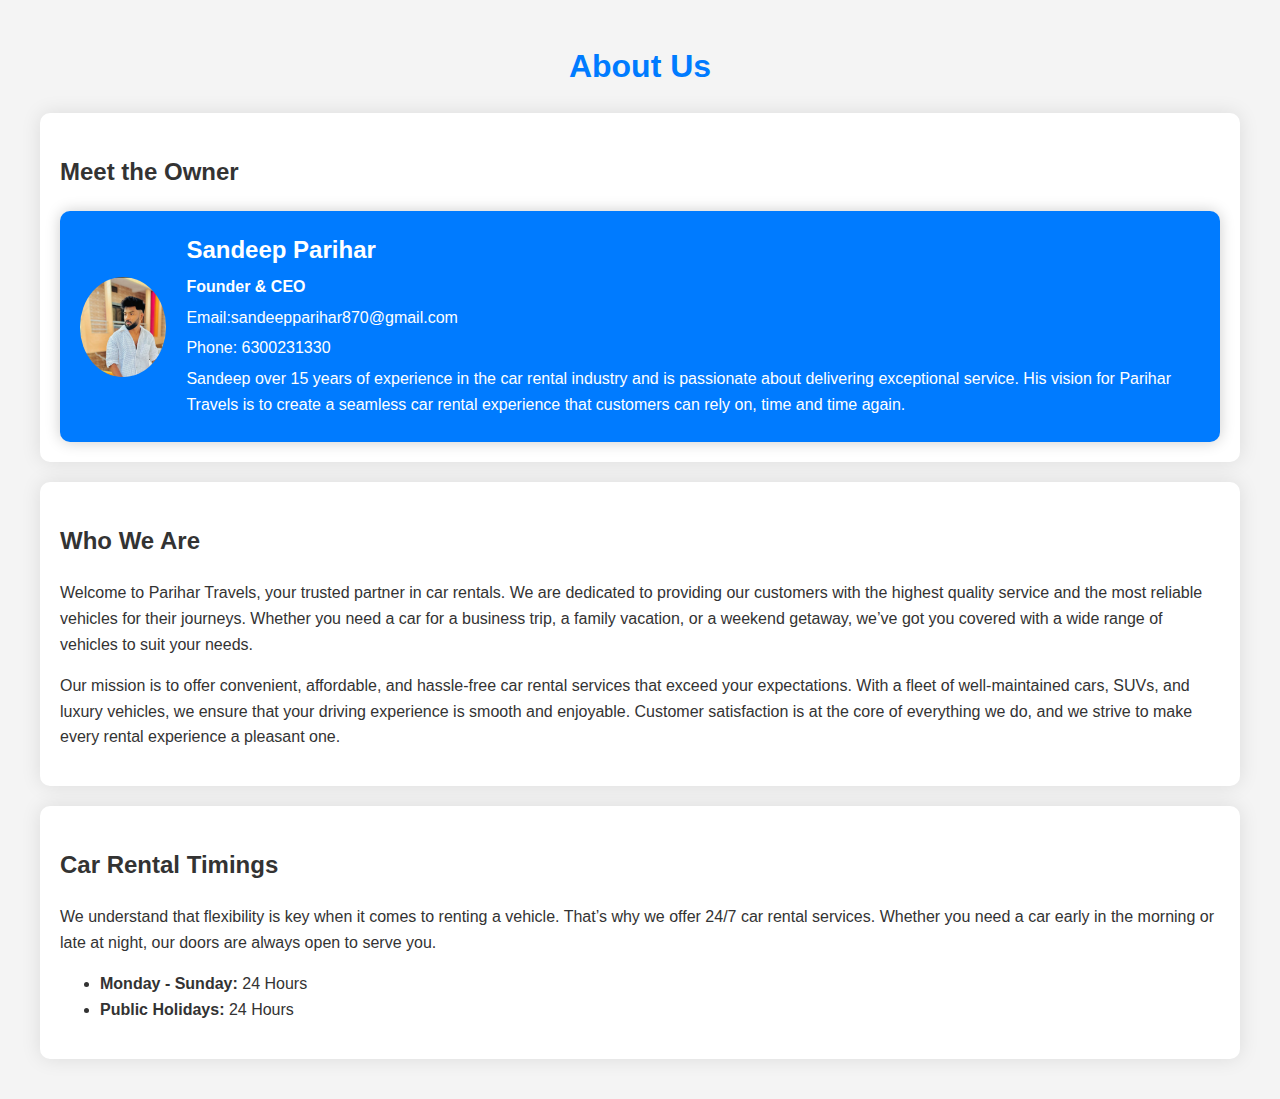
<file: About.html>
<!DOCTYPE html>
<html lang="en">
<head>
    <meta charset="UTF-8">
    <meta name="viewport" content="width=device-width, initial-scale=1.0">
    <title>About Us - Car Rental</title>
    <style>
      body {
    font-family: Arial, sans-serif;
    background-color: #f4f4f4;
    margin: 0;
    padding: 0;
    color: #333;
    line-height: 1.6;
}

.container {
    max-width: 1200px;
    margin: auto;
    padding: 20px;
}

h1 {
    text-align: center;
    color: #007BFF;
    margin-bottom: 20px;
}

.about-section, .timing-section, .owner-section {
    background-color: #fff;
    padding: 20px;
    border-radius: 10px;
    box-shadow: 0 0 20px rgba(0, 0, 0, 0.1);
    margin-bottom: 20px;
}

.owner-card {
    display: flex;
    align-items: center;
    padding: 20px;
    background-color: #007BFF;
    color: #fff;
    border-radius: 10px;
    box-shadow: 0 0 15px rgba(0, 0, 0, 0.2);
}

.owner-card img {
    border-radius: 50%;
    width: 100px;
    height: 100px;
    margin-right: 20px;
}

.owner-details h3 {
    margin: 0;
    font-size: 24px;
}

.owner-details p {
    margin: 5px 0;
}

/* Media Queries for Responsiveness */

/* For tablets and small desktops */
@media (max-width: 992px) {
    .container {
        padding: 15px;
    }

    .owner-card {
        flex-direction: column;
        align-items: flex-start;
    }

    .owner-card img {
        margin-right: 0;
        margin-bottom: 15px;
        width: 80px;
        height: 80px;
    }

    .owner-details h3 {
        font-size: 20px;
    }
}

/* For smartphones */
@media (max-width: 768px) {
    .container {
        padding: 10px;
    }

    h1 {
        font-size: 1.5rem;
    }

    .about-section, .timing-section, .owner-section {
        padding: 15px;
    }

    .owner-card {
        padding: 15px;
    }

    .owner-card img {
        width: 60px;
        height: 60px;
    }

    .owner-details h3 {
        font-size: 18px;
    }
}

/* For very small screens */
@media (max-width: 576px) {
    .container {
        padding: 5px;
    }

    h1 {
        font-size: 1.25rem;
    }

    .about-section, .timing-section, .owner-section {
        padding: 10px;
    }

    .owner-card {
        padding: 10px;
        flex-direction: column;
    }

    .owner-card img {
        width: 50px;
        height: 50px;
    }

    .owner-details h3 {
        font-size: 16px;
    }
}

    </style>
</head>
<body>
    <div class="container">
        <h1>About Us</h1>

        <div class="owner-section">
            <h2>Meet the Owner</h2>
            <div class="owner-card">
                <img src="IMG_2710.PNG" alt="Owner Logo">
                <div class="owner-details">
                    <h3>Sandeep Parihar</h3>
                    <p><strong>Founder & CEO</strong></p>
                    <p>Email:sandeepparihar870@gmail.com </p>
                    <p>Phone: 6300231330 </p>
                    <p>Sandeep over 15 years of experience in the car rental industry and is passionate about delivering exceptional service. His vision for Parihar Travels is to create a seamless car rental experience that customers can rely on, time and time again.</p>
                </div>
            </div>
        </div>

        <div class="about-section">
            <h2>Who We Are</h2>
            <p>Welcome to Parihar Travels, your trusted partner in car rentals. We are dedicated to providing our customers with the highest quality service and the most reliable vehicles for their journeys. Whether you need a car for a business trip, a family vacation, or a weekend getaway, we’ve got you covered with a wide range of vehicles to suit your needs.</p>
            <p>Our mission is to offer convenient, affordable, and hassle-free car rental services that exceed your expectations. With a fleet of well-maintained cars, SUVs, and luxury vehicles, we ensure that your driving experience is smooth and enjoyable. Customer satisfaction is at the core of everything we do, and we strive to make every rental experience a pleasant one.</p>
        </div>

        <div class="timing-section">
            <h2>Car Rental Timings</h2>
            <p>We understand that flexibility is key when it comes to renting a vehicle. That’s why we offer 24/7 car rental services. Whether you need a car early in the morning or late at night, our doors are always open to serve you.</p>
            <ul>
                <li><strong>Monday - Sunday:</strong> 24 Hours</li>
                <li><strong>Public Holidays:</strong> 24 Hours</li>
            </ul>
        </div>

        
    </div>
</body>
</html>
</file>
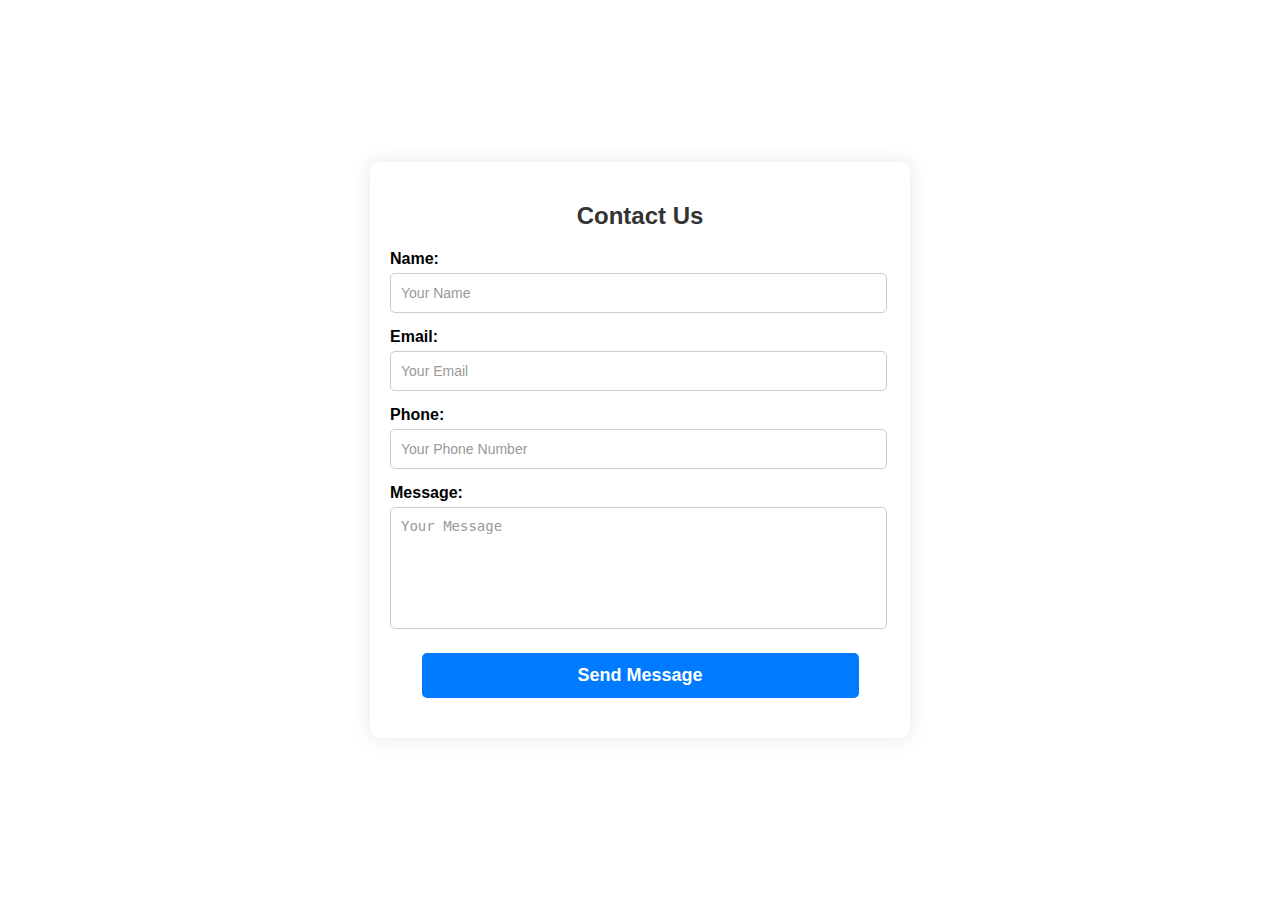
<file: contact.html>
<!DOCTYPE html>
<html lang="en">
<head>
    <meta charset="UTF-8">
    <meta name="viewport" content="width=device-width, initial-scale=1.0">
    <title>Contact Us</title>
    <style>
      body {
    font-family: Arial, sans-serif;
    background-image: url('https://st3.depositphotos.com/1337322/31715/i/450/depositphotos_317156376-stock-photo-contact-us-cubes-set-spotlighted.jpg');
    background-size: cover;
    background-position: center;
    background-repeat: no-repeat;
    display: flex;
    justify-content: center;
    align-items: center;
    height: 100vh;
    margin: 0;
}

.contact-container {
    background-color: #fff;
    padding: 20px;
    border-radius: 10px;
    box-shadow: 0 0 20px rgba(0, 0, 0, 0.1);
    max-width: 500px;
    width: 100%;
}

h2 {
    text-align: center;
    margin-bottom: 20px;
    color: #333;
}

.form-group {
    margin-bottom: 15px;
    position: relative;
}

label {
    font-weight: bold;
    margin-bottom: 5px;
    display: block;
}

input, textarea {
    width: 95%;
    padding: 10px;
    border: 1px solid #ccc;
    border-radius: 5px;
    font-size: 16px;
    transition: border-color 0.3s, box-shadow 0.3s;
}

input:focus, textarea:focus {
    border-color: #007BFF;
    box-shadow: 0 0 5px rgba(0, 123, 255, 0.5);
}

input[type="submit"] {
    background-color: #007BFF;
    color: #fff;
    border: none;
    cursor: pointer;
    transition: background-color 0.3s, transform 0.3s;
}

input[type="submit"]:hover {
    background-color: #0056b3;
    transform: scale(1.05);
}

.form-group input::placeholder, .form-group textarea::placeholder {
    color: #999;
    font-size: 14px;
}

.form-group input:focus::placeholder, .form-group textarea:focus::placeholder {
    color: transparent;
}

textarea {
    resize: none;
    height: 100px;
}

/* Media Queries for Responsiveness */

/* For tablets and small desktops */
@media (max-width: 992px) {
    .contact-container {
        padding: 15px;
    }

    input, textarea {
        width: 100%;
    }

    textarea {
        height: 80px;
    }
}

/* For smartphones */
@media (max-width: 768px) {
    body {
        padding: 10px;
    }

    .contact-container {
        padding: 10px;
        max-width: 100%;
    }

    h2 {
        font-size: 1.5rem;
    }

    input, textarea {
        font-size: 14px;
    }

    textarea {
        height: 60px;
    }
}

/* For very small screens */
@media (max-width: 576px) {
    body {
        padding: 5px;
    }

    .contact-container {
        padding: 8px;
    }

    h2 {
        font-size: 1.25rem;
    }

    input, textarea {
        font-size: 12px;
    }

    textarea {
        height: 50px;
    }

    input[type="submit"] {
        padding: 8px;
    }
}

    </style>
</head>
<body>

    

    <div class="contact-container">
        <h2>Contact Us</h2>
        <form action="#" method="post">
            <div class="form-group">
                <label for="name">Name:</label>
                <input type="text" id="name" name="name" placeholder="Your Name" required>
            </div>
            <div class="form-group">
                <label for="email">Email:</label>
                <input type="email" id="email" name="email" placeholder="Your Email" required>
            </div>
            <div class="form-group">
                <label for="phone">Phone:</label>
                <input type="tel" id="phone" name="phone" placeholder="Your Phone Number" required>
            </div>
            <div class="form-group">
                <label for="message">Message:</label>
                <textarea id="message" name="message" placeholder="Your Message" required></textarea>
            </div>
            <div style="text-align: center; margin: 20px;">
                <input type="button" value="Send Message" 
                    style="
                        font-weight: bold;
                        font-size: 18px;
                        padding: 10px 20px;
                        border: 2px solid #007BFF;
                        background-color: #007BFF;
                        color: #fff;
                        border-radius: 5px;
                        cursor: pointer;
                        transition: background-color 0.3s ease, transform 0.3s ease;
                        animation: pulse 1.5s infinite;
                    "
                    onmouseover="this.style.backgroundColor='#0056b3'; this.style.transform='scale(1.05)';"
                    onmouseout="this.style.backgroundColor='#007BFF'; this.style.transform='scale(1)';"
                    onclick="window.location.href='About.html';"
                >
            </div>
        </form>
    </div>

</body>
</html>
</file>
